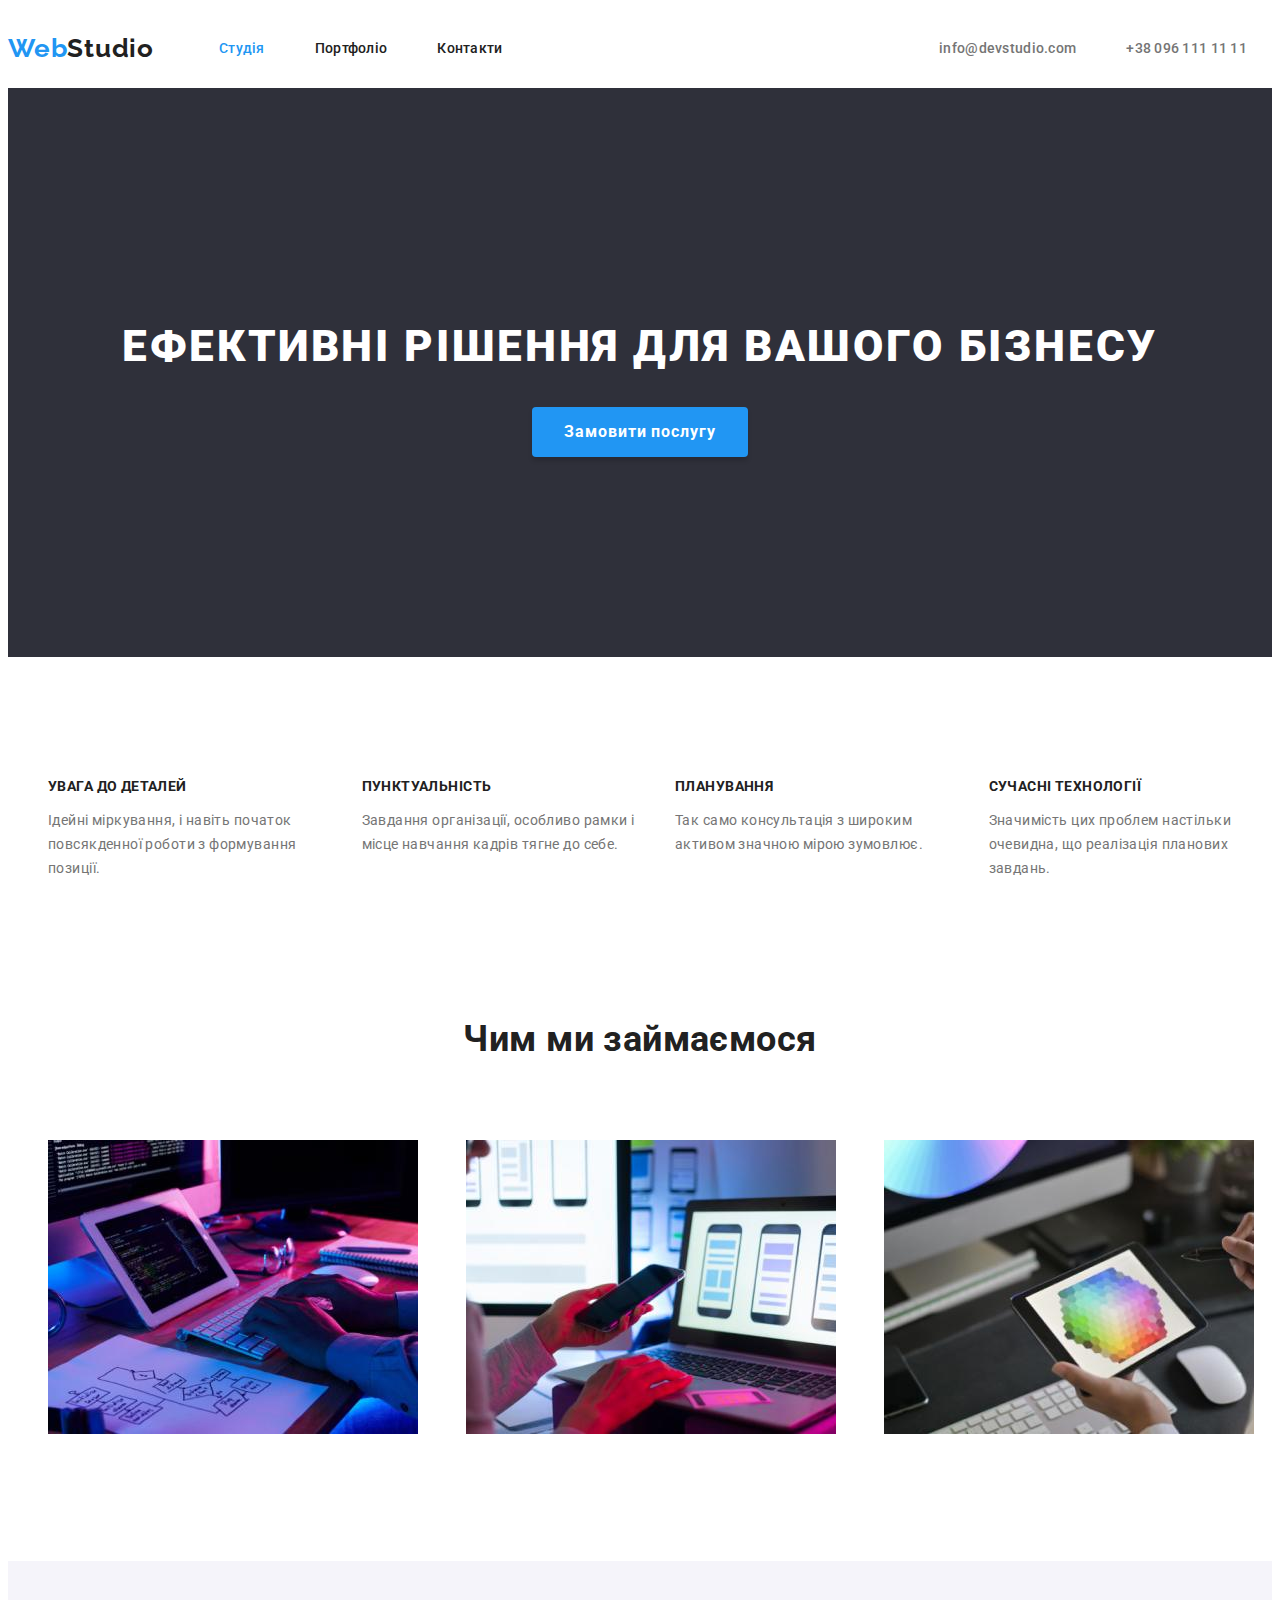
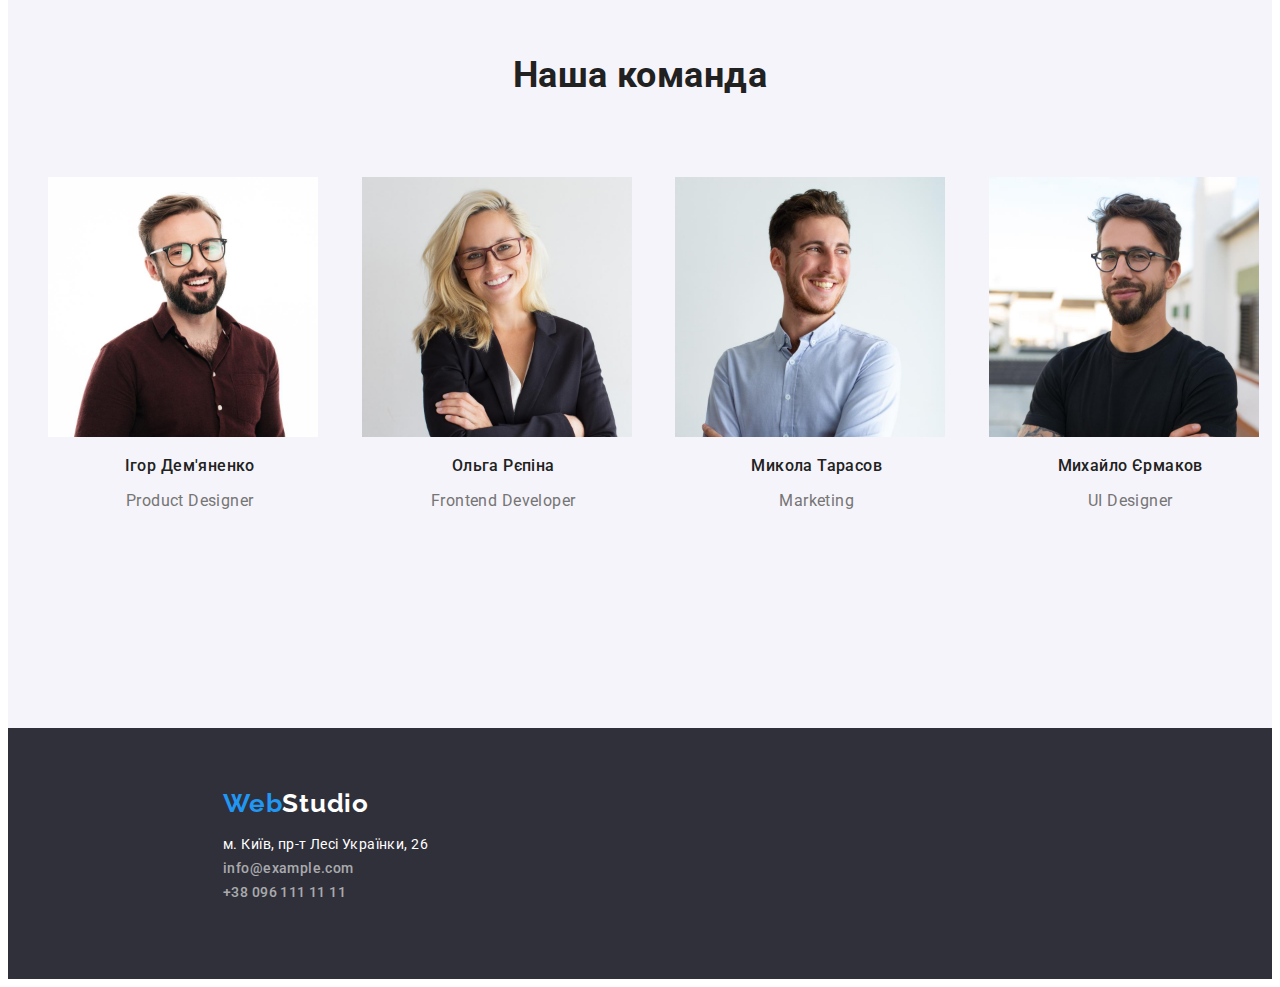
<file: index.html>
<!DOCTYPE html>
<html lang="uk">
  <head>
    <meta charset="utf-8" />
    <title>Web Studio (Version 2.1) | Studio</title>
    <link rel="preconnect" href="https://fonts.googleapis.com" />
    <link rel="preconnect" href="https://fonts.gstatic.com" crossorigin />
    <link
      href="https://fonts.googleapis.com/css2?family=Raleway:wght@700&family=Roboto:wght@400;500;700;900&display=swap"
      rel="stylesheet"
    />
    <link rel="stylesheet" href="./css/styles.css" />
  </head>
  <body>
    <header class="header-inline">
      <nav class="header-inline__navigation">
        <a href="./index.html" class="logo link"
          >Web<span class="logo-header">Studio</span></a
        >
        <ul class="list header-inline__navigation">
          <li>
            <a href="./index.html" class="nav-link link current">Студія</a>
          </li>
          <li>
            <a href="./portfolio.html" class="nav-link link">Портфоліо</a>
          </li>
          <li>
            <a href="#" class="nav-link link">Контакти</a>
          </li>
        </ul>
      </nav>
      <ul class="list header-inline__contacts">
        <li>
          <a href="mailto:info@devstudio.com" class="contact-link__head link"
            >info@devstudio.com</a
          >
        </li>
        <li>
          <a href="tel:+380961111111" class="contact-link__head link"
            >+38 096 111 11 11</a
          >
        </li>
      </ul>
    </header>
    <main>
      <section class="title">
        <h1 class="title__name">Ефективні рішення для вашого бізнесу</h1>
        <button class="request-service" type="button">Замовити послугу</button>
      </section>
      <!-- Key features of our work -->
      <section>
        <h2 hidden>Наші переваги</h2>
        <ul class="list features-box">
          <li class="features-element1">
            <h3 class="list-features__name">Увага до деталей</h3>
            <p class="list-features__description">
              Ідейні міркування, і навіть початок повсякденної роботи з
              формування позиції.
            </p>
          </li>
          <li class="features-element2">
            <h3 class="list-features__name">Пунктуальність</h3>
            <p class="list-features__description">
              Завдання організації, особливо рамки і місце навчання кадрів тягне
              до себе.
            </p>
          </li>
          <li class="features-element3">
            <h3 class="list-features__name">Планування</h3>
            <p class="list-features__description">
              Так само консультація з широким активом значною мірою зумовлює.
            </p>
          </li>
          <li class="features-element4">
            <h3 class="list-features__name">Сучасні технології</h3>
            <p class="list-features__description">
              Значимість цих проблем настільки очевидна, що реалізація планових
              завдань.
            </p>
          </li>
        </ul>
      </section>
      <!-- "What we do" section -->
      <section>
        <h2 class="section-name">Чим ми займаємося</h2>
        <ul class="list images-box">
          <li class="images-element1">
            <img
              src="./images/imgcoding.jpg"
              alt="Людина пише код"
              width="370"
              height="294"
            />
          </li>
          <li class="images-element2">
            <img
              src="./images/imgmobileapp.jpg"
              alt="Людина розробляє щось для мобільного телефону"
              width="370"
              height="294"
            />
          </li>
          <li class="images-element3">
            <img
              src="./images/imgcolorpallete.jpg"
              alt="Людина працює з кольоровою палітрою"
              width="370"
              height="294"
            />
          </li>
        </ul>
      </section>
      <!-- "Our Team" section -->
      <section class="team">
        <h2 class="section-name">Наша команда</h2>
        <!-- Developers blocks -->
        <ul class="list team-box">
          <li class="team-element1">
            <img
              src="./images/imgdev1.jpg"
              alt="Ігор Дем'яненко"
              width="270"
              height="260"
            />
            <h3 class="team-card__name">Ігор Дем'яненко</h3>
            <p class="team-card__description">Product Designer</p>
          </li>
          <li class="team-element2">
            <img
              src="./images/imgdev2.jpg"
              alt="Ольга Рєпіна"
              width="270"
              height="260"
            />
            <h3 class="team-card__name">Ольга Рєпіна</h3>
            <p class="team-card__description">Frontend Developer</p>
          </li>
          <li class="team-element3">
            <img
              src="./images/imgdev3.jpg"
              alt="Микола Тарасов"
              width="270"
              height="260"
            />
            <h3 class="team-card__name">Микола Тарасов</h3>
            <p class="team-card__description">Marketing</p>
          </li>
          <li class="team-element4">
            <img
              src="./images/imgdev4.jpg"
              alt="Михайло Єрмаков"
              width="270"
              height="260"
            />
            <h3 class="team-card__name">Михайло Єрмаков</h3>
            <p class="team-card__description">UI Designer</p>
          </li>
        </ul>
      </section>
    </main>
    <footer class="basement-bg">
      <a href="./index.html" class="logo link"
        >Web<span class="logo-footer">Studio</span></a
      >
      <address>
        <ul class="list contacts">
          <li>
            <a
              class="map-link link"
              href="https://goo.gl/maps/CPtrU1FHBa2aNyZL9"
              target="_blank"
              rel="noopener noreferrer nofollow"
              >м. Київ, пр-т Лесі Українки, 26</a
            >
          </li>
          <li>
            <a class="contact-link__bottom link" href="mailto:info@example.com"
              >info@example.com</a
            >
          </li>
          <li>
            <a class="contact-link__bottom link" href="tel:+380961111111"
              >+38 096 111 11 11</a
            >
          </li>
        </ul>
      </address>
    </footer>
  </body>
</html>
</file>
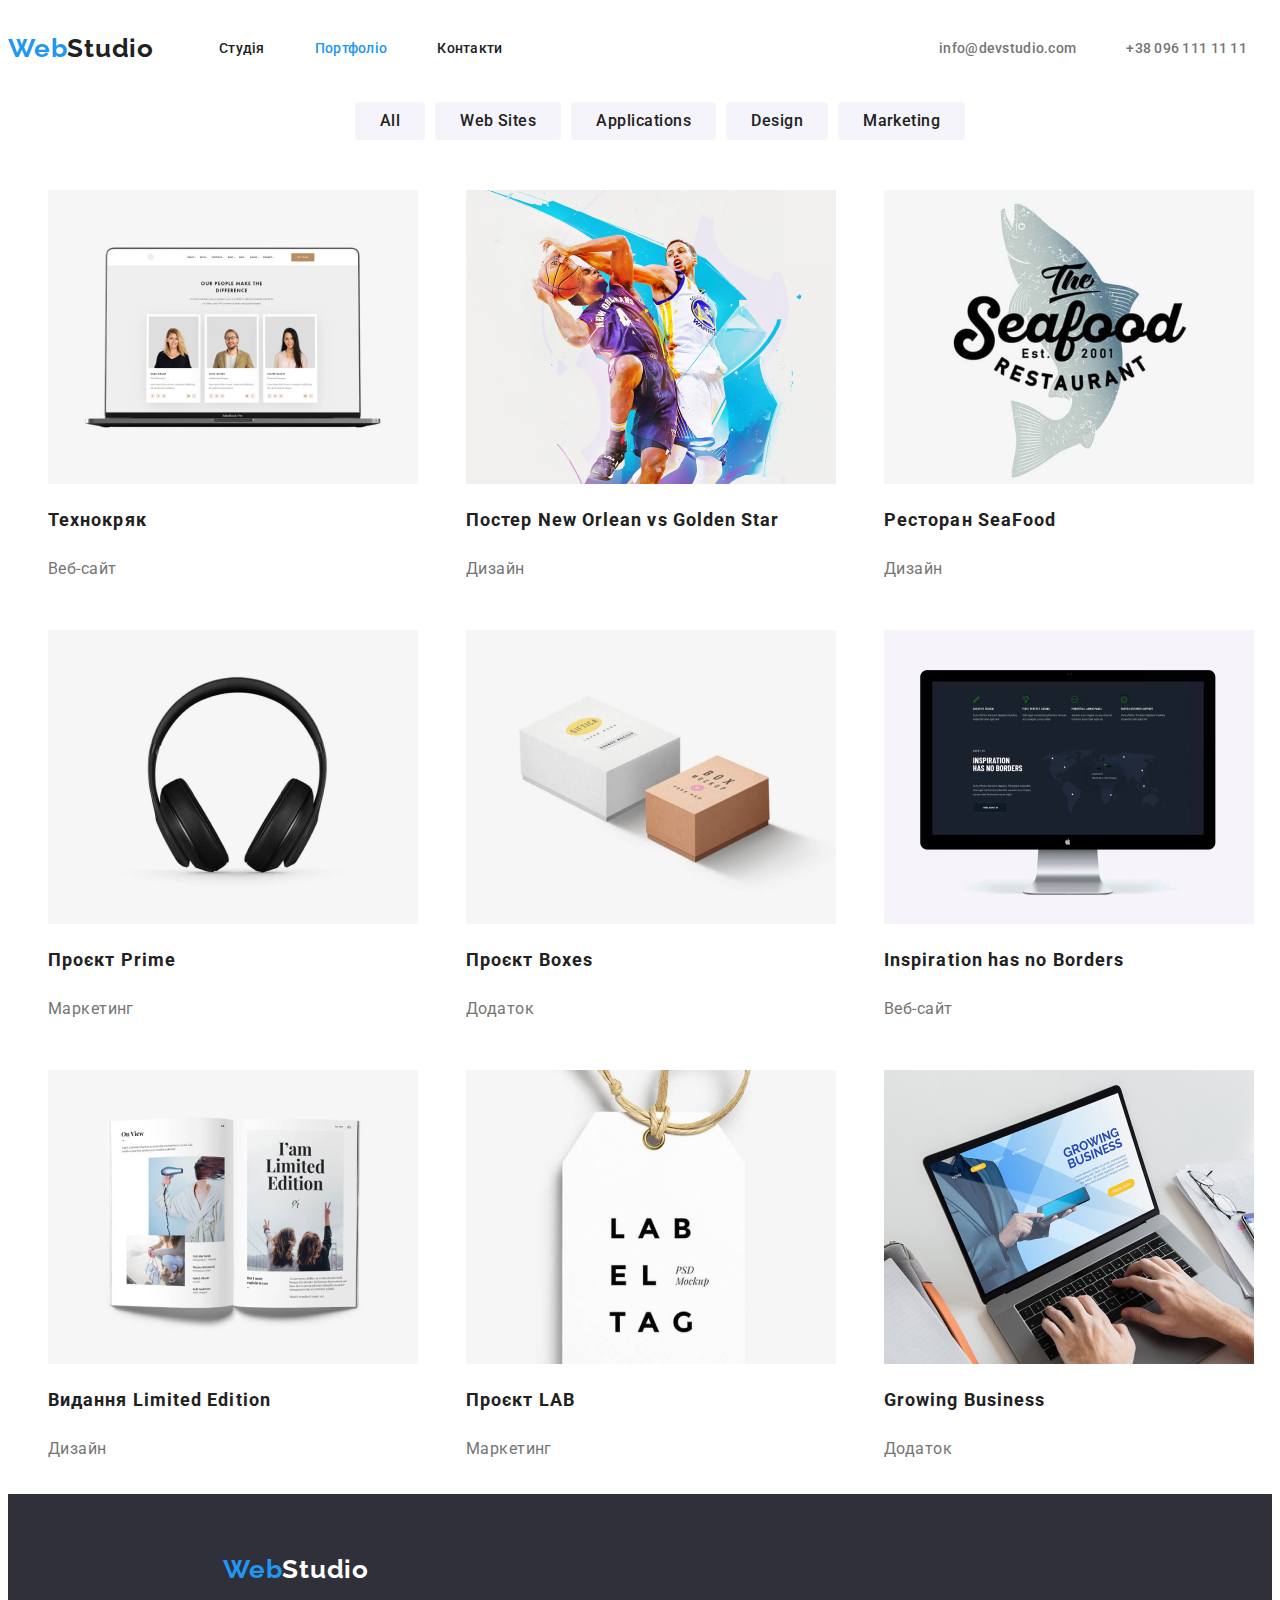
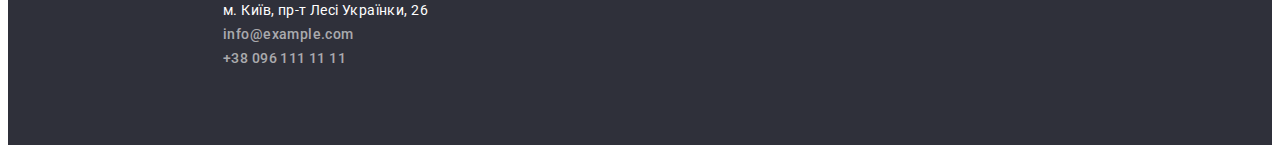
<file: portfolio.html>
<!DOCTYPE html>
<html lang="uk">
  <head>
    <meta charset="utf-8" />
    <title>Web Studio (Version 2.1) | Portfolio</title>
    <link rel="preconnect" href="https://fonts.googleapis.com" />
    <link rel="preconnect" href="https://fonts.gstatic.com" crossorigin />
    <link
      href="https://fonts.googleapis.com/css2?family=Raleway:wght@700&family=Roboto:wght@400;500;700;900&display=swap"
      rel="stylesheet"
    />
    <link rel="stylesheet" href="./css/styles.css" />
  </head>
  <body>
    <header class="header-inline">
      <nav class="header-inline__navigation">
        <a href="./index.html" class="logo link"
          >Web<span class="logo-header">Studio</span></a
        >
        <ul class="list header-inline__navigation">
          <li>
            <a href="./index.html" class="nav-link link">Студія</a>
          </li>
          <li>
            <a href="./portfolio.html" class="nav-link link current">Портфоліо</a>
          </li>
          <li>
            <a href="#" class="nav-link link">Контакти</a>
          </li>
        </ul>
      </nav>
      <ul class="list header-inline__contacts">
        <li>
          <a href="mailto:info@devstudio.com" class="contact-link__head link"
            >info@devstudio.com</a
          >
        </li>
        <li>
          <a href="tel:+380961111111" class="contact-link__head link"
            >+38 096 111 11 11</a
          >
        </li>
      </ul>
    </header>
    <main>
      <!-- All content of web page is in section -->
      <section>
        <h1 hidden="hidden">Our works</h1>
        <ul class="list work-buttons">
          <li>
            <button class="work-types__button" type="button">All</button>
          </li>
          <li><button class="work-types__button" type="button">Web Sites</button></li>
          <li>
            <button class="work-types__button" type="button">Applications</button>
          </li>
          <li><button class="work-types__button" type="button">Design</button></li>
          <li><button class="work-types__button" type="button">Marketing</button></li>
        </ul>
        <ul class="list work-cards">
          <li class="work-card1">
            <img src="./images/proj1.jpg" alt="" width="370" height="294" />
            <h2 class="work-name">Технокряк</h2>
            <p class="work-description">Веб-сайт</p>
          </li>
          <li class="work-card2">
            <img src="./images/proj2.jpg" alt="" width="370" height="294" />
            <h2 class="work-name">Постер New Orlean vs Golden Star</h2>
            <p class="work-description">Дизайн</p>
          </li>
          <li class="work-card3">
            <img src="./images/proj3.jpg" alt="" width="370" height="294" />
            <h2 class="work-name">Ресторан SeaFood</h2>
            <p class="work-description">Дизайн</p>
          </li>
          <li class="work-card4">
            <img src="./images/proj4.jpg" alt="" width="370" height="294" />
            <h2 class="work-name">Проєкт Prime</h2>
            <p class="work-description">Маркетинг</p>
          </li>
          <li class="work-card5">
            <img src="./images/proj5.jpg" alt="" width="370" height="294" />
            <h2 class="work-name">Проєкт Boxes</h2>
            <p class="work-description">Додаток</p>
          </li>
          <li class="work-card6">
            <img src="./images/proj6.jpg" alt="" width="370" height="294" />
            <h2 class="work-name">Inspiration has no Borders</h2>
            <p class="work-description">Веб-сайт</p>
          </li>
          <li class="work-card7">
            <img src="./images/proj7.jpg" alt="" width="370" height="294" />
            <h2 class="work-name">Видання Limited Edition</h2>
            <p class="work-description">Дизайн</p>
          </li>
          <li class="work-card8">
            <img src="./images/proj8.jpg" alt="" width="370" height="294" />
            <h2 class="work-name">Проєкт LAB</h2>
            <p class="work-description">Маркетинг</p>
          </li>
          <li class="work-card9">
            <img src="./images/proj9.jpg" alt="" width="370" height="294" />
            <h2 class="work-name">Growing Business</h2>
            <p class="work-description">Додаток</p>
          </li>
        </ul>
      </section>
    </main>
    <footer class="basement-bg">
      <a href="./index.html" class="logo link"
        >Web<span class="logo-footer">Studio</span></a
      >
      <address>
        <ul class="list contacts">
          <li>
            <a
              class="map-link link"
              href="https://goo.gl/maps/CPtrU1FHBa2aNyZL9"
              target="_blank"
              rel="noopener noreferrer nofollow"
              >м. Київ, пр-т Лесі Українки, 26</a
            >
          </li>
          <li>
            <a class="contact-link__bottom link" href="mailto:info@example.com"
              >info@example.com</a
            >
          </li>
          <li>
            <a class="contact-link__bottom link" href="tel:+380961111111"
              >+38 096 111 11 11</a
            >
          </li>
        </ul>
      </address>
    </footer>
  </body>
</html>
</file>
<file: css/styles.css>
:root {
  --primary-font-color: #757575;
  --secondary-font-color: #212121;
  --logo-font-color: #2196f3;
  --background-color: #fff;
  --panel-background: #2f303a;
  --button-inactive-state: #f5f4fa;
  --team-background: #f5f4fa;
  --button-active-state: #188CE8;
  --contacts-font-color: rgba(255,255,255,.6);
  --work-border-color: #eee;
}
/* Debugging parameter, to display borders between all elements */
/*
* {
    border: 1px solid black;
}
*/

body {
  font-family: "Roboto", sans-serif;
  font-size: 14px;
  letter-spacing: 0.03em;
  color: var(--primary-font-color);
  background-color: var(--background-color);
}

.link {
  text-decoration: none;
  font-style: normal;
}

.list {
  list-style: none;
}

/* Header */
.logo {
  font-family: "Raleway", sans-serif;
  font-weight: 700;
  font-size: 26px;
  line-height: 1.19;
  letter-spacing: 0.03em;
  color: var(--logo-font-color);
}

.header-inline {
  display: flex;
  justify-content: space-between;
  height: 80px;
}

.header-inline__navigation {
  display: flex;
  align-items: center;
}

.header-inline__contacts {
  display: flex;
  align-items: center;
}

.logo-header {
  color: var(--secondary-font-color);
}

.nav-link {
  font-weight: 500;
  line-height: 1.14;
  letter-spacing: 0.02em;
  color: var(--secondary-font-color);
  margin-left: 25px;
  margin-right: 25px;
}

.current {
  color: var(--logo-font-color);
}

.nav-link:hover,
.nav-link:focus {
  color: var(--logo-font-color);
}

.contact-link__head {
  font-weight: 500;
  line-height: 1.14;
  letter-spacing: 0.02em;
  color: var(--primary-font-color);
  margin-left: 25px;
  margin-right: 25px;
}

.contact-link__head:hover,
.contact-link__head:focus {
  color: var(--logo-font-color);
}

/* Body */
.title {
  background-color: var(--panel-background);
  text-align: center;
  padding: 200px 0px 200px 0px;
}

.title__name {
  color: var(--background-color);
  font-weight: 900;
  font-size: 44px;
  line-height: 1.36;
  letter-spacing: 0.06em;
  text-transform: uppercase;
}

.request-service {
  color: var(--background-color);
  background-color: var(--logo-font-color);

  font-family: "Roboto", sans-serif;
  font-weight: 700;
  
  font-size: 16px;
  line-height: 1.875;

  letter-spacing: 0.06em;
  border: none;
  border-radius: 4px;
  box-shadow: 0 4px 4px rgba(0, 0, 0, 0.15);

  cursor: pointer;

  padding: 10px 32px;
}

.request-service:active, .request-service:hover, .request-service:focus {
    background-color: var(--button-active-state);
}

.section-name {
  color: var(--secondary-font-color);
  font-weight: 700;
  font-size: 36px;
  line-height: 1.16;
  text-align: center;
  padding-top: 94px;
  padding-bottom: 50px;
}

/* Our key features */

.features-box {
  display: grid;
  grid-template-columns: repeat(4, 1fr);
  grid-template-rows: 1fr;
  column-gap: 30px;
  row-gap: 0px;
  padding-top: 94px;
}

.features-element1 {
  grid-area: 1 / 1 / 2 / 2;
}
.features-element2 {
  grid-area: 1 / 2 / 2 / 3;
}
.features-element3 {
  grid-area: 1 / 3 / 2 / 4;
}
.features-element4 {
  grid-area: 1 / 4 / 2 / 5;
}

.list-features__name {
  color: var(--secondary-font-color);
  font-size: 14px;
  font-weight: 700;
  line-height: 1.14;
  text-transform: uppercase;
}

.list-features__description {
  line-height: 1.714;
}

/* What do we do */

.images-box {
  display: grid;
  grid-template-columns: repeat(3, 1fr);
  grid-template-rows: 1fr;
  grid-column-gap: 30px;
  grid-row-gap: 0px;
  padding-bottom: 94px;
}

.images-element1 {
  grid-area: 1 / 1 / 2 / 2;
}
.images-element2 {
  grid-area: 1 / 2 / 2 / 3;
}
.images-element3 {
  grid-area: 1 / 3 / 2 / 4;
}

/* Our team */

.team {
  background-color: var(--team-background);
  padding-bottom: 94px;
}

.team-box {
  display: grid;
  grid-template-columns: repeat(4, 1fr);
  grid-template-rows: 1fr;
  column-gap: 30px;
  row-gap: 0px;
  padding-bottom: 94px;
}

.team-element1 {
  grid-area: 1 / 1 / 2 / 2;
}
.team-element2 {
  grid-area: 1 / 2 / 2 / 3;
}
.team-element3 {
  grid-area: 1 / 3 / 2 / 4;
}
.team-element4 {
  grid-area: 1 / 4 / 2 / 5;
}

.team-card__name {
  color: var(--secondary-font-color);
  font-size: 16px;
  font-weight: 500;
  line-height: 1.1875;
  text-align: center;
}

.team-card__description {
  font-size: 16px;
  line-height: 1.1875;
  text-align: center;
}

/* Portfolio page */

.work-buttons {
  display: flex;
  gap: 10px;
  justify-content: center;
  margin-bottom: 50px;
}

.work-types__button {
  background-color: var(--button-inactive-state);
  color: var(--secondary-font-color);

  font-family: inherit;
  font-weight: 500;
  font-size: 16px;
  line-height: 1.625;
  text-align: center;
  letter-spacing: 0.03em;

  border: none;
  border-radius: 4px;

  cursor: pointer;

  padding: 6px 25px;
}

.work-types__button:hover,
.work-types__button:focus {
  color: var(--background-color);
  background-color: var(--logo-font-color);
  box-shadow: 0px 3px 1px rgba(0, 0, 0, 0.1),
              0px 1px 2px rgba(0, 0, 0, 0.08),
              0px 2px 2px rgba(0, 0, 0, 0.12);
}

.work-types__button:active {
    color: var(--background-color);
    background-color: var(--button-active-state);
}

.current-button {
  color: var(--background-color);
  background-color: var(--logo-font-color);
  box-shadow: 0px 3px 1px rgba(0, 0, 0, 0.1),
              0px 1px 2px rgba(0, 0, 0, 0.08),
              0px 2px 2px rgba(0, 0, 0, 0.12);
}

.work-cards {
  display: grid;
  grid-template-columns: repeat(3, 1fr);
  grid-template-rows: repeat(3, 1fr);
  column-gap: 30px;
  row-gap: 30px;
}

.work-card1 {
  grid-area: 1 / 1 / 2 / 2;
  width: 371px;
}
.work-card2 {
  grid-area: 1 / 2 / 2 / 3;
  width: 371px;
}
.work-card3 {
  grid-area: 1 / 3 / 2 / 4;
  width: 371px;
}
.work-card4 {
  grid-area: 2 / 1 / 3 / 2;
  width: 371px;
}
.work-card5 {
  grid-area: 2 / 2 / 3 / 3;
  width: 371px;
}
.work-card6 {
  grid-area: 2 / 3 / 3 / 4;
  width: 371px;
}
.work-card7 {
  grid-area: 3 / 1 / 4 / 2;
  width: 371px;
}
.work-card8 {
  grid-area: 3 / 2 / 4 / 3;
  width: 371px;
}
.work-card9 {
  grid-area: 3 / 3 / 4 / 4;
  width: 371px;
}

.work-name {
  color: var(--secondary-font-color);

  font-weight: 700;
  font-size: 18px;
  line-height: 2;
  letter-spacing: 0.06em;
}

.work-description {
  font-size: 16px;
  line-height: 1.875;
}

/* Footer */
.basement-bg {
  background-color: var(--panel-background);
  padding: 60px 215px 60px 215px;
}

.logo-footer {
  color: var(--background-color);
}

.contacts {
  line-height: 1.714;
  padding-left: 0;
}

.map-link {
  color: var(--background-color);
}

.contact-link__bottom {
  font-weight: 500;
  line-height: 1.714;
  letter-spacing: 0.03em;
  color: var(--contacts-font-color);
}

.contact-link__bottom:hover,
.contact-link__bottom:focus {
  color: var(--logo-font-color);
}

.map-link:hover,
.map-link:focus {
  color: var(--logo-font-color);
}
</file>
